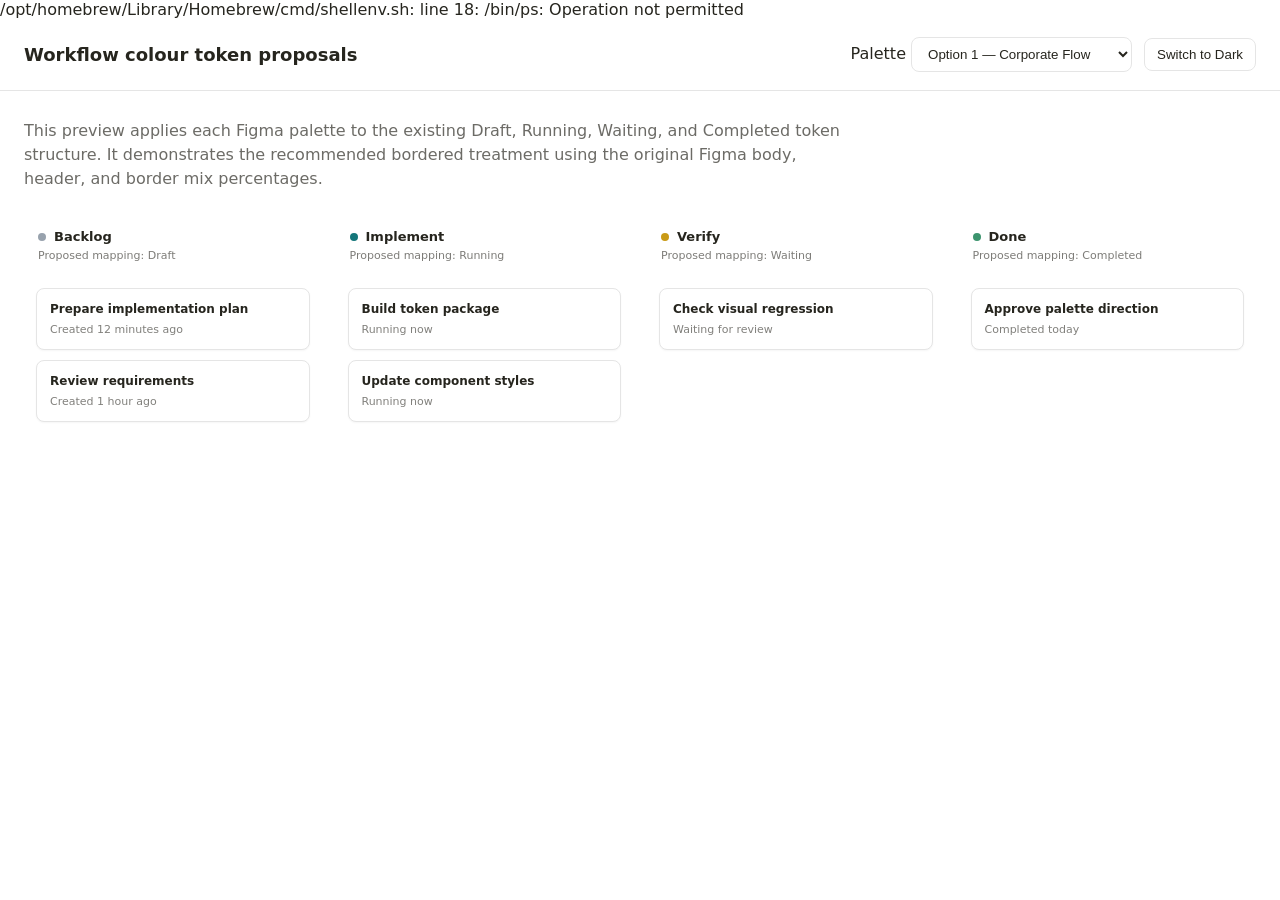
<file: design-tokens/workflow-colour-proposals/preview.html>
/opt/homebrew/Library/Homebrew/cmd/shellenv.sh: line 18: /bin/ps: Operation not permitted
<!doctype html>
<html lang="en" data-superplane-palette="option-1">
  <head>
    <meta charset="utf-8" />
    <meta name="viewport" content="width=device-width, initial-scale=1" />
    <title>Superplane workflow colour token proposals</title>
    <link rel="stylesheet" href="tokens/proposals.css" />
    <style>
      :root {
        --background: #ffffff;
        --foreground: #26251e;
        --card: #ffffff;
        --muted: #f7f7f7;
        --border: #e5e5e5;
        color-scheme: light;
        font-family: Inter, ui-sans-serif, system-ui, sans-serif;
      }
      :root.dark {
        --background: #14120b;
        --foreground: #edecec;
        --card: #1b1913;
        --muted: #26251e;
        --border: #33312b;
        color-scheme: dark;
      }
      * { box-sizing: border-box; }
      body { margin: 0; background: var(--background); color: var(--foreground); }
      header { position: sticky; top: 0; z-index: 2; display: flex; gap: 16px; align-items: center; justify-content: space-between; padding: 18px 24px; border-bottom: 1px solid var(--border); background: color-mix(in srgb, var(--background) 92%, transparent); backdrop-filter: blur(12px); }
      h1 { margin: 0; font-size: 18px; }
      .controls { display: flex; gap: 12px; align-items: center; }
      select, button { padding: 8px 12px; border: 1px solid var(--border); border-radius: 8px; background: var(--card); color: var(--foreground); }
      main { padding: 28px 24px 48px; }
      .note { max-width: 820px; margin: 0 0 24px; color: color-mix(in srgb, var(--foreground) 68%, transparent); line-height: 1.5; }
      .board { display: grid; grid-template-columns: repeat(4, minmax(190px, 1fr)); gap: 14px; }
      .lane { min-height: 350px; border: 1px solid var(--lane-border); border-radius: 10px; background: var(--lane-bg); overflow: hidden; }
      .lane header { position: static; display: block; padding: 14px; border: 0; border-bottom: 1px solid var(--lane-border); background: var(--lane-header); backdrop-filter: none; }
      .lane-title { display: flex; align-items: center; gap: 8px; font-size: 13px; font-weight: 650; color: var(--lane-fg); }
      .dot { width: 8px; height: 8px; border-radius: 50%; background: var(--lane-accent); }
      .lane p { margin: 5px 0 0; color: color-mix(in srgb, var(--foreground) 60%, transparent); font-size: 11px; }
      .cards { display: grid; gap: 10px; padding: 12px; }
      .card { padding: 13px; border: 1px solid var(--border); border-radius: 8px; background: var(--card); box-shadow: 0 1px 2px #0000000a; }
      .card strong { display: block; margin-bottom: 7px; font-size: 12px; }
      .card span { font-size: 11px; color: color-mix(in srgb, var(--foreground) 58%, transparent); }
      .draft { --lane-accent: var(--workflow-backlog-accent); --lane-fg: var(--status-draft-fg); --lane-bg: var(--status-draft-bg); --lane-header: var(--status-draft-header-bg); --lane-border: var(--status-draft-border); }
      .running { --lane-accent: var(--workflow-implement-accent); --lane-fg: var(--status-running-fg); --lane-bg: var(--status-running-bg); --lane-header: var(--status-running-header-bg); --lane-border: var(--status-running-border); }
      .waiting { --lane-accent: var(--workflow-verify-accent); --lane-fg: var(--status-waiting-fg); --lane-bg: var(--status-waiting-bg); --lane-header: var(--status-waiting-header-bg); --lane-border: var(--status-waiting-border); }
      .completed { --lane-accent: var(--workflow-done-accent); --lane-fg: var(--status-completed-fg); --lane-bg: var(--status-completed-bg); --lane-header: var(--status-completed-header-bg); --lane-border: var(--status-completed-border); }
      @media (max-width: 900px) { .board { grid-template-columns: repeat(2, minmax(190px, 1fr)); } }
      @media (max-width: 520px) { header { align-items: flex-start; flex-direction: column; } .board { grid-template-columns: 1fr; } }
    </style>
  </head>
  <body>
    <header>
      <h1>Workflow colour token proposals</h1>
      <div class="controls">
        <label>
          <span>Palette</span>
          <select id="palette">
            <option value="option-1">Option 1 — Corporate Flow</option>
            <option value="option-2">Option 2 — Quiet Brand</option>
            <option value="option-3">Option 3 — Technical Signals</option>
            <option value="option-4">Option 4 — Technical Signals</option>
            <option value="option-5">Option 5 — Technical Signals</option>
          </select>
        </label>
        <button id="theme" type="button">Switch to Dark</button>
      </div>
    </header>
    <main>
      <p class="note">This preview applies each Figma palette to the existing Draft, Running, Waiting, and Completed token structure. It demonstrates the recommended bordered treatment using the original Figma body, header, and border mix percentages.</p>
      <section class="board">
        <article class="lane draft">
          <header><div class="lane-title"><span class="dot"></span>Backlog</div><p>Proposed mapping: Draft</p></header>
          <div class="cards"><div class="card"><strong>Prepare implementation plan</strong><span>Created 12 minutes ago</span></div><div class="card"><strong>Review requirements</strong><span>Created 1 hour ago</span></div></div>
        </article>
        <article class="lane running">
          <header><div class="lane-title"><span class="dot"></span>Implement</div><p>Proposed mapping: Running</p></header>
          <div class="cards"><div class="card"><strong>Build token package</strong><span>Running now</span></div><div class="card"><strong>Update component styles</strong><span>Running now</span></div></div>
        </article>
        <article class="lane waiting">
          <header><div class="lane-title"><span class="dot"></span>Verify</div><p>Proposed mapping: Waiting</p></header>
          <div class="cards"><div class="card"><strong>Check visual regression</strong><span>Waiting for review</span></div></div>
        </article>
        <article class="lane completed">
          <header><div class="lane-title"><span class="dot"></span>Done</div><p>Proposed mapping: Completed</p></header>
          <div class="cards"><div class="card"><strong>Approve palette direction</strong><span>Completed today</span></div></div>
        </article>
      </section>
    </main>
    <script>
      const root = document.documentElement;
      const palette = document.querySelector('#palette');
      const theme = document.querySelector('#theme');
      palette.addEventListener('change', () => { root.dataset.superplanePalette = palette.value; });
      theme.addEventListener('click', () => {
        const dark = root.classList.toggle('dark');
        root.dataset.theme = dark ? 'dark' : 'light';
        theme.textContent = dark ? 'Switch to Light' : 'Switch to Dark';
      });
    </script>
  </body>
</html>
</file>
<file: design-tokens/workflow-colour-proposals/tokens/proposals.css>
/opt/homebrew/Library/Homebrew/cmd/shellenv.sh: line 18: /bin/ps: Operation not permitted
/*
 * Superplane workflow colour token proposals.
 *
 * Select a palette with data-superplane-palette="option-N" on the theme root.
 * Add the `dark` class or data-theme="dark" to the same element for Dark mode.
 */

:where([data-superplane-palette]) {
  --workflow-fg-mix: 60%;
  --workflow-fg-contrast: #000;

  --status-draft-bg: color-mix(in srgb, var(--workflow-backlog-accent) var(--workflow-body-mix), var(--background));
  --status-draft-border: color-mix(in srgb, var(--workflow-backlog-accent) var(--workflow-border-mix), var(--background));
  --status-draft-dot: var(--workflow-backlog-accent);
  --status-draft-fg: color-mix(in srgb, var(--workflow-backlog-accent) var(--workflow-fg-mix), var(--workflow-fg-contrast));
  --status-draft-header-bg: color-mix(in srgb, var(--workflow-backlog-accent) var(--workflow-header-mix), var(--background));

  --status-running-bg: color-mix(in srgb, var(--workflow-implement-accent) var(--workflow-body-mix), var(--background));
  --status-running-border: color-mix(in srgb, var(--workflow-implement-accent) var(--workflow-border-mix), var(--background));
  --status-running-dot: var(--workflow-implement-accent);
  --status-running-fg: color-mix(in srgb, var(--workflow-implement-accent) var(--workflow-fg-mix), var(--workflow-fg-contrast));
  --status-running-header-bg: color-mix(in srgb, var(--workflow-implement-accent) var(--workflow-header-mix), var(--background));
  --status-running-lane-bg: var(--status-running-bg);

  --status-waiting-bg: color-mix(in srgb, var(--workflow-verify-accent) var(--workflow-body-mix), var(--background));
  --status-waiting-border: color-mix(in srgb, var(--workflow-verify-accent) var(--workflow-border-mix), var(--background));
  --status-waiting-dot: var(--workflow-verify-accent);
  --status-waiting-fg: color-mix(in srgb, var(--workflow-verify-accent) var(--workflow-fg-mix), var(--workflow-fg-contrast));
  --status-waiting-header-bg: color-mix(in srgb, var(--workflow-verify-accent) var(--workflow-header-mix), var(--background));

  --status-completed-bg: color-mix(in srgb, var(--workflow-done-accent) var(--workflow-body-mix), var(--background));
  --status-completed-border: color-mix(in srgb, var(--workflow-done-accent) var(--workflow-border-mix), var(--background));
  --status-completed-dot: var(--workflow-done-accent);
  --status-completed-fg: color-mix(in srgb, var(--workflow-done-accent) var(--workflow-fg-mix), var(--workflow-fg-contrast));
  --status-completed-header-bg: color-mix(in srgb, var(--workflow-done-accent) var(--workflow-header-mix), var(--background));
  --status-done-lane-bg: var(--status-completed-bg);
}

:where(.dark[data-superplane-palette], [data-theme="dark"][data-superplane-palette]) {
  --workflow-fg-mix: 98%;
  --workflow-fg-contrast: #fff;
}

:where([data-superplane-palette="option-1"]) {
  --workflow-body-mix: 8%;
  --workflow-header-mix: 12%;
  --workflow-border-mix: 55%;
  --workflow-backlog-accent: #98a2ad;
  --workflow-implement-accent: #14767a;
  --workflow-verify-accent: #c99a16;
  --workflow-done-accent: #3c946e;
}

:where([data-superplane-palette="option-2"]) {
  --workflow-body-mix: 5%;
  --workflow-header-mix: 8%;
  --workflow-border-mix: 45%;
  --workflow-backlog-accent: #969ea8;
  --workflow-implement-accent: #567c96;
  --workflow-verify-accent: #b88959;
  --workflow-done-accent: #668f7a;
}

:where([data-superplane-palette="option-3"]) {
  --workflow-body-mix: 7%;
  --workflow-header-mix: 11%;
  --workflow-border-mix: 58%;
  --workflow-backlog-accent: #98a2b0;
  --workflow-implement-accent: #5e8fd3;
  --workflow-verify-accent: #d0a640;
  --workflow-done-accent: #5aa37a;
}

:where([data-superplane-palette="option-4"]) {
  --workflow-body-mix: 10%;
  --workflow-header-mix: 16%;
  --workflow-border-mix: 48%;
  --workflow-backlog-accent: #a7b0bc;
  --workflow-implement-accent: #88bbdd;
  --workflow-verify-accent: #e8b27f;
  --workflow-done-accent: #8ac9b0;
}

:where([data-superplane-palette="option-5"]) {
  --workflow-body-mix: 7%;
  --workflow-header-mix: 12%;
  --workflow-border-mix: 54%;
  --workflow-backlog-accent: #8f99a6;
  --workflow-implement-accent: #3f87d1;
  --workflow-verify-accent: #7a5ac5;
  --workflow-done-accent: #1798a8;
}

:where(.dark[data-superplane-palette="option-1"], [data-theme="dark"][data-superplane-palette="option-1"]) {
  --workflow-body-mix: 14%;
  --workflow-header-mix: 20%;
  --workflow-border-mix: 65%;
  --workflow-backlog-accent: #7f8986;
  --workflow-implement-accent: #4f9b98;
  --workflow-verify-accent: #c6b34b;
  --workflow-done-accent: #78a994;
}

:where(.dark[data-superplane-palette="option-2"], [data-theme="dark"][data-superplane-palette="option-2"]) {
  --workflow-body-mix: 11%;
  --workflow-header-mix: 16%;
  --workflow-border-mix: 55%;
  --workflow-backlog-accent: #89857a;
  --workflow-implement-accent: #5d8f8b;
  --workflow-verify-accent: #b4a067;
  --workflow-done-accent: #7fa493;
}

:where(.dark[data-superplane-palette="option-3"], [data-theme="dark"][data-superplane-palette="option-3"]) {
  --workflow-body-mix: 13%;
  --workflow-header-mix: 19%;
  --workflow-border-mix: 68%;
  --workflow-backlog-accent: #aeb8c5;
  --workflow-implement-accent: #78a7e3;
  --workflow-verify-accent: #deba5b;
  --workflow-done-accent: #76ba91;
}

:where(.dark[data-superplane-palette="option-4"], [data-theme="dark"][data-superplane-palette="option-4"]) {
  --workflow-body-mix: 15%;
  --workflow-header-mix: 22%;
  --workflow-border-mix: 60%;
  --workflow-backlog-accent: #b3bdc8;
  --workflow-implement-accent: #78adcf;
  --workflow-verify-accent: #d69c6e;
  --workflow-done-accent: #79b9a1;
}

:where(.dark[data-superplane-palette="option-5"], [data-theme="dark"][data-superplane-palette="option-5"]) {
  --workflow-body-mix: 13%;
  --workflow-header-mix: 20%;
  --workflow-border-mix: 64%;
  --workflow-backlog-accent: #a9b4c1;
  --workflow-implement-accent: #6aaae6;
  --workflow-verify-accent: #9a7ddd;
  --workflow-done-accent: #49bac7;
}
</file>
